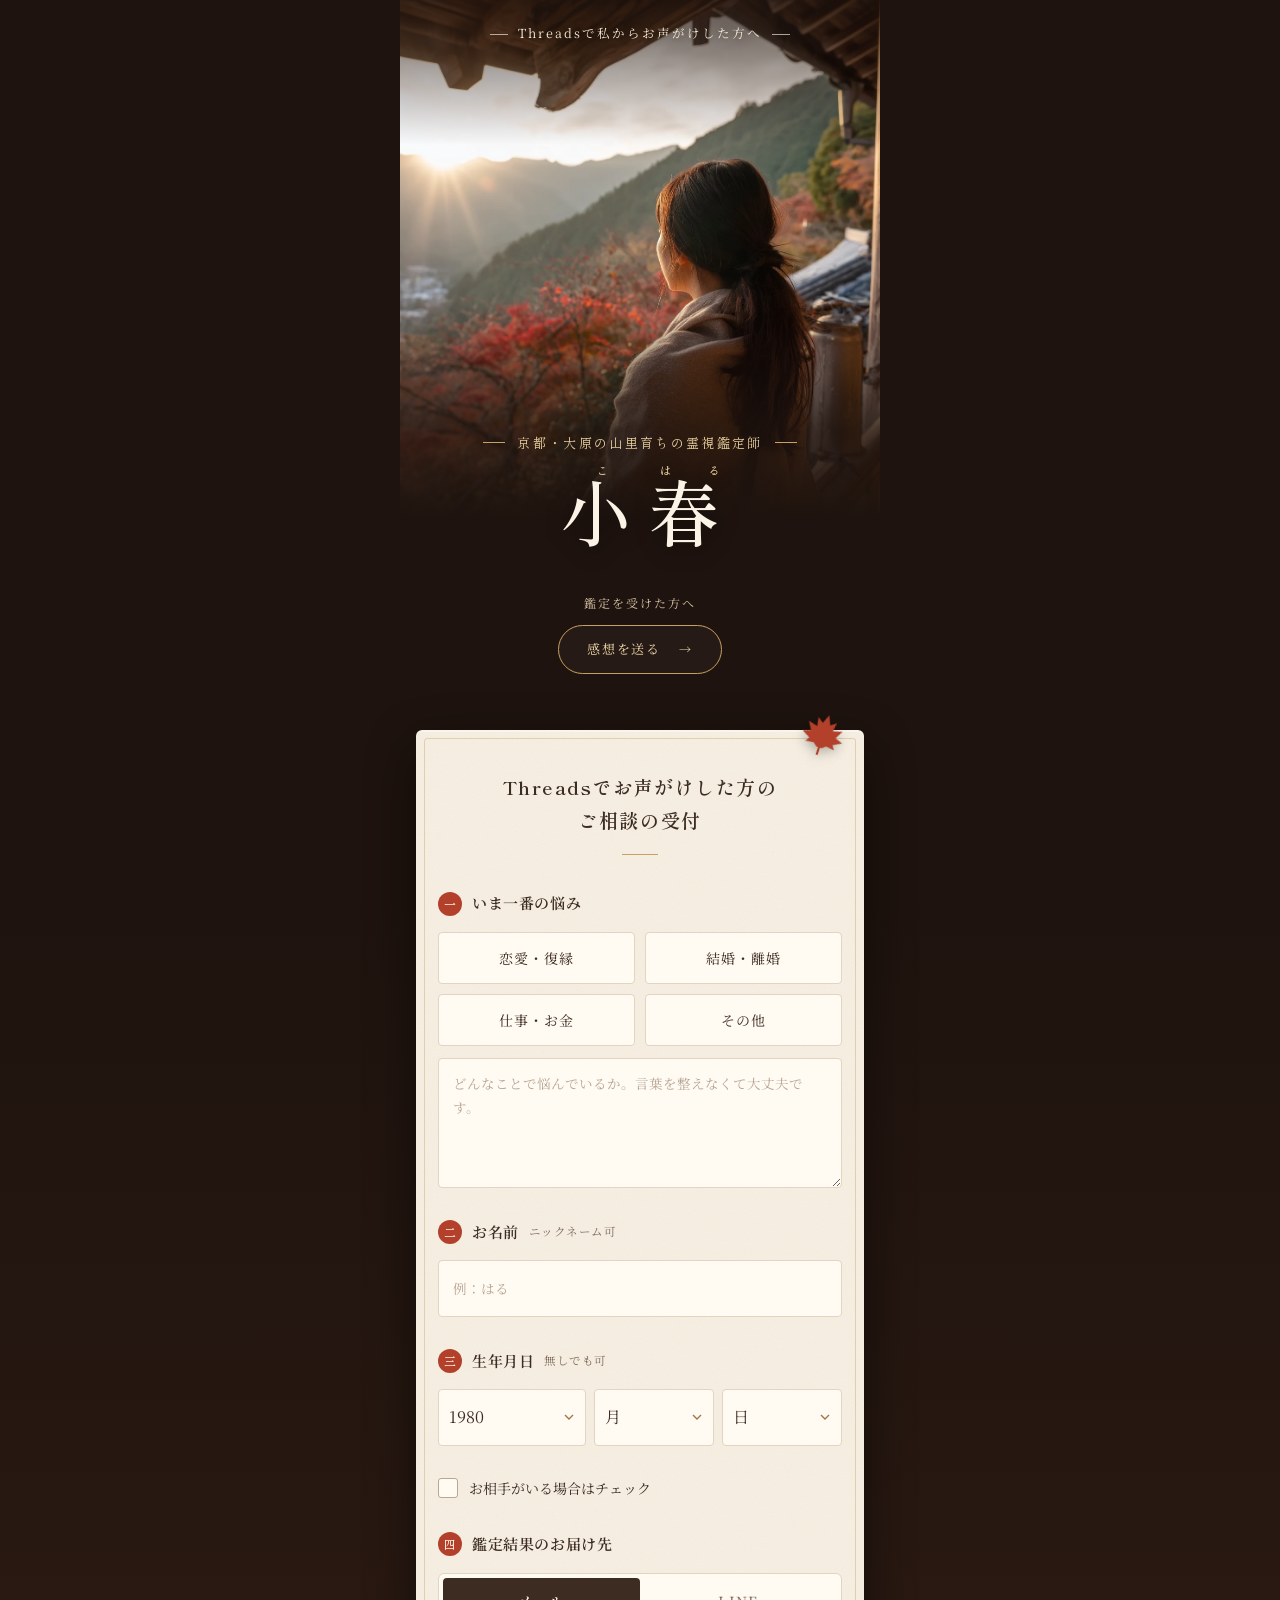
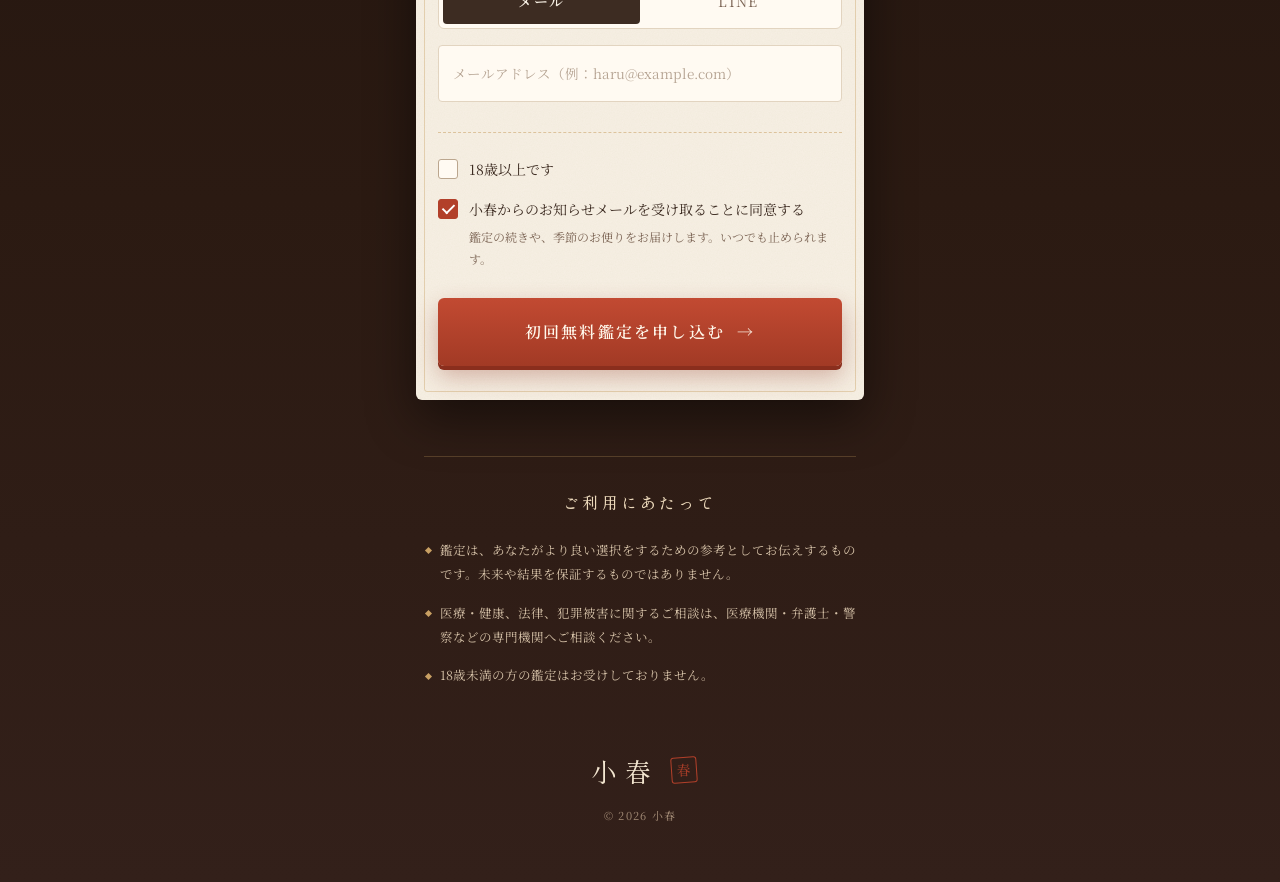
<file: index.html>
<!doctype html>
<html lang="ja">
<head>
<meta charset="UTF-8">
<meta name="viewport" content="width=device-width, initial-scale=1, viewport-fit=cover">
<title>小春｜京都・大原の山里育ちの霊視鑑定師</title>
<meta name="description" content="京都・大原の山里で育った霊視鑑定師・小春の公式サイト。あなたの想いを、静かに視てお伝えします。初回は無料で鑑定いたします。">
<meta property="og:title" content="小春｜京都・大原の山里育ちの霊視鑑定師">
<meta name="twitter:title" content="小春｜京都・大原の山里育ちの霊視鑑定師">
<meta property="og:description" content="心にたまった想いを、ひとつずつ、そっと視てまいります。初回は無料で鑑定いたします。">
<meta name="twitter:description" content="心にたまった想いを、ひとつずつ、そっと視てまいります。初回は無料で鑑定いたします。">
<meta property="og:site_name" content="小春">
<meta property="og:image" content="https://koharu-site-eight.vercel.app/assets/img/ogp.jpg">
<meta property="og:image:width" content="1200">
<meta property="og:image:height" content="630">
<meta property="og:image:type" content="image/jpeg">
<meta property="og:image:alt" content="紅葉の山寺から里を見つめる小春と「京都・大原の山里育ちの霊視鑑定師 小春」の文字">
<meta property="og:locale" content="ja_JP">
<meta property="og:type" content="website">
<meta name="twitter:card" content="summary_large_image">
<meta name="twitter:image" content="https://koharu-site-eight.vercel.app/assets/img/ogp.jpg">
<meta name="theme-color" content="#1e130e">
<link rel="preconnect" href="https://fonts.googleapis.com">
<link rel="preconnect" href="https://fonts.gstatic.com" crossorigin>
<link href="https://fonts.googleapis.com/css2?family=Noto+Serif+JP:wght@400;500;600&family=Shippori+Mincho:wght@400;500;600&display=swap" rel="stylesheet">
<link rel="stylesheet" href="assets/css/style.css">
<script src="assets/js/config.js" defer></script>
<script src="assets/js/reviews.js" defer></script>
<script src="assets/js/main.js" defer></script>
</head>
<body>

<div class="leaves" aria-hidden="true"><i></i><i></i><i></i><i></i><i></i><i></i><i></i></div>

<main>
  <header class="hero">
    <div class="portrait">
      <img src="assets/img/koharu.webp" alt="紅葉の山寺から里を見つめる小春" width="1200" height="1200">
      <p class="invitation">Threadsで私からお声がけした方へ</p>
    </div>

    <div class="identity">
      <p class="title"><span>京都・大原の山里育ちの霊視鑑定師</span></p>
      <h1><ruby>小<rt>こ</rt></ruby><ruby>春<rt>はる</rt></ruby></h1>
      <div class="review">
        <p>鑑定を受けた方へ</p>
        <a href="review.html" class="review-button">感想を送る<span aria-hidden="true">→</span></a>
      </div>
    </div>
  </header>

  <!-- ご相談者さまの声（assets/js/reviews.js の配列で管理。空ならセクションごと非表示） -->
  <section class="voices" id="voices" aria-labelledby="voices-title" hidden>
    <h2 class="sec-title" id="voices-title"><span class="sec-title__sub">いただいたお便り</span>ご相談者さまの声</h2>
    <p class="sec-lead">横にスワイプしてご覧ください</p>
    <div class="voices__track" id="voices-track" role="region" aria-roledescription="カルーセル" aria-label="ご相談者さまの声" tabindex="0"></div>
    <div class="voices__nav">
      <p class="voices__count" aria-hidden="true"><span id="voices-current">1</span> / <span id="voices-total">0</span></p>
      <div class="voices__dots" id="voices-dots"></div>
    </div>
    <p class="voices__note">※掲載の許可をいただいた方の声の一部です。<br>※個人の感想です。鑑定結果を保証するものではありません</p>
  </section>
  <section class="form-card" aria-labelledby="form-title">
    <svg class="corner" viewBox="0 0 64 64" aria-hidden="true"><use href="#maple"/></svg>
    <h2 id="form-title" tabindex="-1">Threadsでお声がけした方の<br>ご相談の受付</h2>

    <form id="form" novalidate>
      <fieldset>
        <legend><span class="num">一</span>いま一番の悩み</legend>
        <div class="concerns">
          <label><input type="radio" name="kind" value="恋愛・復縁"><span>恋愛・復縁</span></label>
          <label><input type="radio" name="kind" value="結婚・離婚"><span>結婚・離婚</span></label>
          <label><input type="radio" name="kind" value="仕事・お金"><span>仕事・お金</span></label>
          <label><input type="radio" name="kind" value="その他"><span>その他</span></label>
        </div>
        <textarea id="concern" name="concern" maxlength="800" aria-label="悩みの内容" placeholder="どんなことで悩んでいるか。言葉を整えなくて大丈夫です。" required></textarea>
      </fieldset>

      <div class="field">
        <label for="name" class="legend"><span class="num">二</span>お名前<small>ニックネーム可</small></label>
        <input id="name" name="name" type="text" autocomplete="nickname" maxlength="40" placeholder="例：はる" required>
      </div>

      <fieldset>
        <legend><span class="num">三</span>生年月日<small>無しでも可</small></legend>
        <div class="date-selects">
          <select id="year" aria-label="生年月日の年"><option value="">年</option></select>
          <select id="month" aria-label="生年月日の月"><option value="">月</option></select>
          <select id="day" aria-label="生年月日の日"><option value="">日</option></select>
        </div>
      </fieldset>

      <fieldset>
        <label class="check"><input type="checkbox" id="has-partner" aria-controls="partner" aria-expanded="false"><span>お相手がいる場合はチェック</span></label>
        <div class="partner" id="partner" hidden>
          <input id="pname" name="pname" type="text" maxlength="40" aria-label="お相手のお名前" placeholder="お名前（例：たかし）">
          <div class="date-selects partner-dates">
            <select id="pyear" aria-label="お相手の生年月日の年"><option value="">年</option></select>
            <select id="pmonth" aria-label="お相手の生年月日の月"><option value="">月</option></select>
            <select id="pday" aria-label="お相手の生年月日の日"><option value="">日</option></select>
          </div>
          <p class="note">分かる範囲で大丈夫です。分からないところは空けておいてください。</p>
        </div>
      </fieldset>

      <fieldset>
        <legend><span class="num">四</span>鑑定結果のお届け先</legend>
        <div class="delivery">
          <label><input type="radio" name="to" value="mail" checked><span>メール</span></label>
          <label><input type="radio" name="to" value="line"><span>LINE</span></label>
        </div>
        <div id="mail-fields">
          <input type="email" id="email" name="email" inputmode="email" autocomplete="email" maxlength="254" aria-label="メールアドレス" placeholder="メールアドレス（例：haru@example.com）">
        </div>
      </fieldset>

      <div class="agreements">
        <label class="check"><input type="checkbox" id="adult" required><span>18歳以上です</span></label>
        <div id="optin-field">
          <label class="check"><input type="checkbox" id="optin" checked><span>小春からのお知らせメールを受け取ることに同意する</span></label>
          <p class="note consent-note">鑑定の続きや、季節のお便りをお届けします。いつでも止められます。</p>
        </div>
      </div>

      <!-- いたずら送信よけ（人には見えない） -->
      <input class="trap" id="website" name="website" type="text" tabindex="-1" autocomplete="off" aria-hidden="true">

      <p class="error form-error" id="error" role="alert"></p>
      <button class="submit" id="send" type="submit">初回無料鑑定を申し込む</button>
      <p class="line-after" id="line-note" hidden>LINEが開いたら、上の「追加」を押してから「送信」を押してください。</p>
    </form>

    <div id="done" class="done" tabindex="-1" hidden>
      <svg viewBox="0 0 64 64" aria-hidden="true"><use href="#maple"/></svg>
      <p class="done-title">ご相談をお預かりしました</p>
      <p>鑑定結果は、24時間以内に<br>メールでお届けいたします。</p>
      <p class="done-note">※たくさんの方からご相談をいただいている時は、お届けが少し遅れることがございます。</p>
    </div>
  </section>

  <section class="terms" aria-labelledby="terms-title">
    <h2 id="terms-title">ご利用にあたって</h2>
    <ul>
      <li>鑑定は、あなたがより良い選択をするための参考としてお伝えするものです。未来や結果を保証するものではありません。</li>
      <li>医療・健康、法律、犯罪被害に関するご相談は、医療機関・弁護士・警察などの専門機関へご相談ください。</li>
      <li>18歳未満の方の鑑定はお受けしておりません。</li>
    </ul>
  </section>

  <footer>
    <p class="footer-name">小春<span class="seal" aria-hidden="true">春</span></p>
    <small>© 2026 小春</small>
  </footer>
</main>

<a class="back-to-form" href="#form-title" aria-label="ご相談の受付へ戻る" hidden><span aria-hidden="true">↑</span>ご相談</a>

<svg width="0" height="0" style="position:absolute" aria-hidden="true">
  <symbol id="maple" viewBox="0 0 64 64">
    <path fill="currentColor" d="M32 3l5.5 13.5 8-6-2 12.5 13-3.5-6.5 11.5 11 4-12 6.5 4 6-12-1.5L36 50h-2.5v11h-3V50H28l-5-4.5-12 1.5 4-6L3 34.5l11-4L7.5 19l13 3.5-2-12.5 8 6z"/>
  </symbol>
</svg>
</body>
</html>
</file>
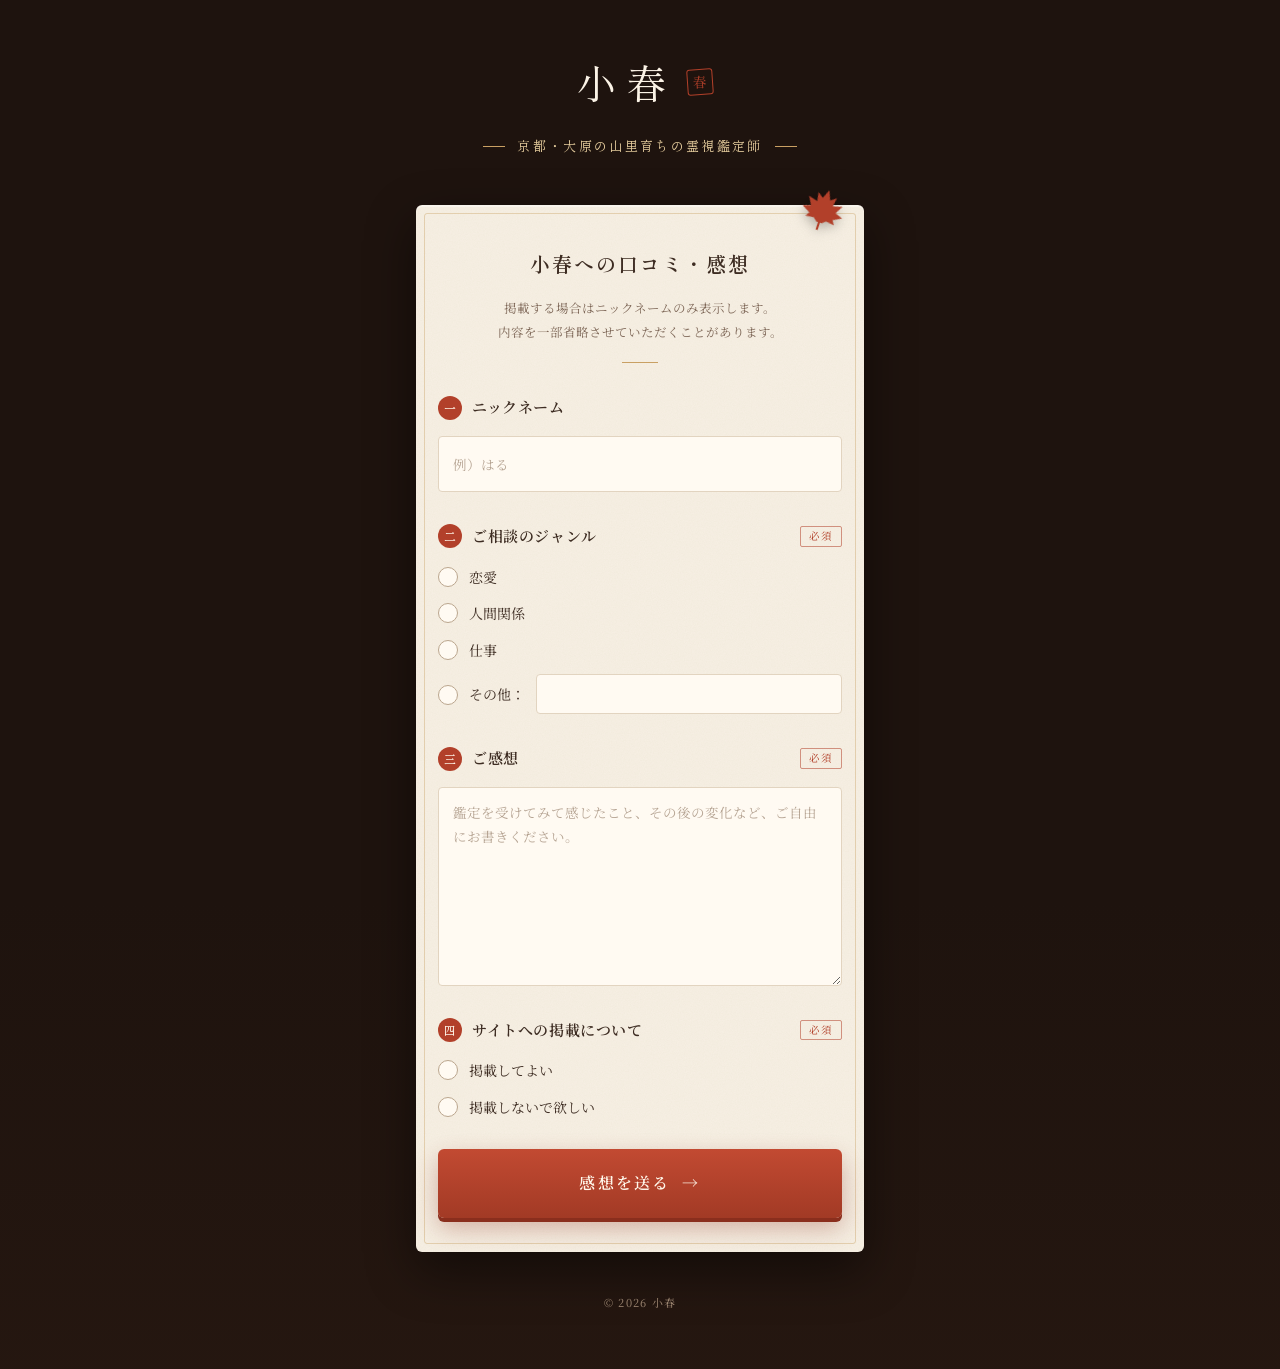
<file: review.html>
<!doctype html>
<html lang="ja">
<head>
<meta charset="UTF-8">
<meta name="robots" content="noindex">
<meta name="viewport" content="width=device-width, initial-scale=1, viewport-fit=cover">
<title>小春への口コミ・感想｜小春</title>
<meta name="description" content="京都・大原の山里で育った霊視鑑定師・小春の公式サイト。あなたの想いを、静かに視てお伝えします。初回は無料で鑑定いたします。">
<meta property="og:title" content="小春｜京都・大原の山里育ちの霊視鑑定師">
<meta name="twitter:title" content="小春｜京都・大原の山里育ちの霊視鑑定師">
<meta property="og:description" content="心にたまった想いを、ひとつずつ、そっと視てまいります。初回は無料で鑑定いたします。">
<meta name="twitter:description" content="心にたまった想いを、ひとつずつ、そっと視てまいります。初回は無料で鑑定いたします。">
<meta property="og:site_name" content="小春">
<meta property="og:image" content="/assets/img/ogp.jpg">
<meta property="og:image:width" content="1200">
<meta property="og:image:height" content="630">
<meta property="og:image:type" content="image/jpeg">
<meta property="og:image:alt" content="紅葉の山寺から里を見つめる小春と「京都・大原の山里育ちの霊視鑑定師 小春」の文字">
<meta property="og:locale" content="ja_JP">
<meta property="og:type" content="website">
<meta name="twitter:card" content="summary_large_image">
<meta name="twitter:image" content="/assets/img/ogp.jpg">
<meta name="theme-color" content="#1e130e">
<link rel="preconnect" href="https://fonts.googleapis.com">
<link rel="preconnect" href="https://fonts.gstatic.com" crossorigin>
<link href="https://fonts.googleapis.com/css2?family=Noto+Serif+JP:wght@400;500;600&family=Shippori+Mincho:wght@400;500;600&display=swap" rel="stylesheet">
<link rel="stylesheet" href="assets/css/style.css">
<script src="assets/js/config.js" defer></script>
<script src="assets/js/review.js" defer></script>
</head>
<body class="review-page">
<main>
  <header class="sub-hero">
    <a href="./" class="sub-name">小春<span class="seal" aria-hidden="true">春</span></a>
    <p class="title"><span>京都・大原の山里育ちの霊視鑑定師</span></p>
  </header>

  <section class="form-card" aria-labelledby="review-title">
    <svg class="corner" viewBox="0 0 64 64" aria-hidden="true"><use href="#maple"/></svg>
    <h2 id="review-title" tabindex="-1">小春への口コミ・感想</h2>
    <p class="lead">掲載する場合はニックネームのみ表示します。<br>内容を一部省略させていただくことがあります。</p>

    <form id="review-form" novalidate>
      <div class="field">
        <label for="nickname" class="legend"><span class="num">一</span>ニックネーム</label>
        <input id="nickname" name="nickname" type="text" autocomplete="nickname" placeholder="例）はる">
      </div>

      <fieldset>
        <legend><span class="num">二</span>ご相談のジャンル<span class="required">必須</span></legend>
        <div class="choices">
          <label class="check radio"><input type="radio" name="genre" value="恋愛"><span>恋愛</span></label>
          <label class="check radio"><input type="radio" name="genre" value="人間関係"><span>人間関係</span></label>
          <label class="check radio"><input type="radio" name="genre" value="仕事"><span>仕事</span></label>
          <label class="check radio other"><input type="radio" name="genre" value="その他"><span>その他：</span><input type="text" id="genre-other" name="genreOther" aria-label="その他のジャンル"></label>
        </div>
        <p class="error" id="genre-error" aria-live="polite"></p>
      </fieldset>

      <div class="field">
        <label for="comment" class="legend"><span class="num">三</span>ご感想<span class="required">必須</span></label>
        <textarea id="comment" name="comment" rows="6" required placeholder="鑑定を受けてみて感じたこと、その後の変化など、ご自由にお書きください。"></textarea>
        <p class="error" id="comment-error" aria-live="polite"></p>
      </div>

      <fieldset>
        <legend><span class="num">四</span>サイトへの掲載について<span class="required">必須</span></legend>
        <div class="choices">
          <label class="check radio"><input type="radio" name="publish" value="掲載してよい"><span>掲載してよい</span></label>
          <label class="check radio"><input type="radio" name="publish" value="掲載しないで欲しい"><span>掲載しないで欲しい</span></label>
        </div>
        <p class="error" id="publish-error" aria-live="polite"></p>
      </fieldset>

      <button class="submit" type="submit">感想を送る</button>
      <p class="error" id="submit-error" role="alert"></p>
    </form>

    <div id="completion" role="status" tabindex="-1" hidden>
      <svg viewBox="0 0 64 64" aria-hidden="true"><use href="#maple"/></svg>
      <p>ご感想をお寄せいただき、<br>ありがとうございます。<br>ひとつひとつ、大切に読ませていただきます。</p>
      <a href="./" class="back-link">トップへ戻る</a>
    </div>
  </section>

  <footer>
    <small>© 2026 小春</small>
  </footer>
</main>

<svg width="0" height="0" style="position:absolute" aria-hidden="true">
  <symbol id="maple" viewBox="0 0 64 64">
    <path fill="currentColor" d="M32 3l5.5 13.5 8-6-2 12.5 13-3.5-6.5 11.5 11 4-12 6.5 4 6-12-1.5L36 50h-2.5v11h-3V50H28l-5-4.5-12 1.5 4-6L3 34.5l11-4L7.5 19l13 3.5-2-12.5 8 6z"/>
  </symbol>
</svg>
</body>
</html>
</file>
<file: assets/css/style.css>
/* ===== 小春 LP ===== */
:root{
  --bg:#1e130e;
  --bg-2:#2b1a12;
  --paper:#f7f0e4;
  --paper-2:#fffaf2;
  --ink:#3d2c22;
  --ink-soft:#7d6656;
  --line:#e2d4c0;
  --shu:#b2402a;      /* 朱 */
  --shu-deep:#8a2e1d;
  --gold:#c9a063;     /* 金茶 */
  --gold-soft:#c9a06355;
  --cream:#efe2cc;
}
*{box-sizing:border-box}
html{scroll-behavior:smooth;-webkit-text-size-adjust:100%}
body{
  margin:0;
  color:var(--cream);
  font-family:'Noto Serif JP',serif;
  font-size:15px;
  line-height:1.9;
  background:linear-gradient(180deg,var(--bg) 0,var(--bg) 900px,var(--bg-2) 1800px,#33201a 100%);
  background-color:var(--bg);
  min-height:100vh;
  -webkit-font-smoothing:antialiased;
}
main{max-width:480px;margin:0 auto;position:relative;z-index:1}
h1,h2,.title,.footer-name,.num,.form-eyebrow{font-family:'Shippori Mincho',serif}

/* ---------- Hero ---------- */
.hero{text-align:center}
.portrait{position:relative;margin:0}
.portrait img{display:block;width:100%;height:auto;aspect-ratio:1/1.08;object-fit:cover;object-position:62% 40%}
.portrait::before{ /* 上部の暗がり */
  content:'';position:absolute;inset:0 0 auto;height:28%;
  background:linear-gradient(180deg,#1e130eb3,transparent);
}
.portrait::after{ /* 下端を背景へフェード */
  content:'';position:absolute;inset:auto 0 0;height:42%;
  background:linear-gradient(180deg,transparent,#1e130ecc 60%,var(--bg));
}
.invitation{
  position:absolute;top:22px;left:0;right:0;z-index:1;margin:0;
  font-size:12.5px;letter-spacing:.16em;color:#f6ead6;
  text-shadow:0 1px 8px #0008;
}
.invitation::before,.invitation::after{
  content:'';display:inline-block;width:18px;height:1px;background:#f6ead6aa;vertical-align:middle;margin:0 10px;
}

.identity{position:relative;z-index:1;margin-top:-92px;padding:0 20px 56px}
.title{margin:0 0 6px;font-size:13px;letter-spacing:.18em;color:#e8cf9f}
.title span{display:inline-flex;align-items:center;gap:12px}
.title span::before,.title span::after{content:'';width:22px;height:1px;background:var(--gold)}

h1{
  margin:0 0 34px;
  font-size:72px;font-weight:500;line-height:1.35;
  letter-spacing:.22em;padding-left:.22em;
  color:#fbf3e6;
  text-shadow:0 2px 24px #0006;
}
rt{font-size:12px;letter-spacing:.3em;color:#e8cf9f;font-weight:400}

.review p{margin:0 0 10px;font-size:12px;letter-spacing:.16em;color:#d8c3a6}
.review-button{
  display:inline-flex;align-items:center;gap:18px;
  padding:11px 28px;border:1px solid var(--gold);border-radius:999px;
  color:#f0d8a8;text-decoration:none;font-size:13px;letter-spacing:.14em;
  background:#ffffff08;transition:background .2s;
}
.review-button:hover{background:#c9a0631f}
.review-button span{font-size:12px}

/* ---------- Form card（和紙） ---------- */
.form-card{
  position:relative;margin:0 16px;padding:40px 22px 34px;
  color:var(--ink);border-radius:6px;
  background-color:var(--paper);
  background-image:url("data:image/svg+xml,%3Csvg xmlns='http://www.w3.org/2000/svg' width='220' height='220'%3E%3Cfilter id='n'%3E%3CfeTurbulence type='fractalNoise' baseFrequency='.85' numOctaves='3' stitchTiles='stitch'/%3E%3CfeColorMatrix values='0 0 0 0 .45 0 0 0 0 .32 0 0 0 0 .2 0 0 0 .07 0'/%3E%3C/filter%3E%3Crect width='100%25' height='100%25' filter='url(%23n)'/%3E%3C/svg%3E");
  box-shadow:0 18px 50px #0007, 0 2px 0 #fff6 inset;
}
.form-card::before{ /* 内側の金茶罫線 */
  content:'';position:absolute;inset:8px;border:1px solid #c9a06366;border-radius:3px;pointer-events:none;
}
.corner{position:absolute;top:-18px;right:18px;width:46px;height:46px;color:var(--shu);transform:rotate(18deg);filter:drop-shadow(0 4px 6px #0004)}
.form-eyebrow{margin:0 0 4px;text-align:center;font-size:11px;letter-spacing:.5em;padding-left:.5em;color:var(--gold)}
#form-title{
  margin:0 0 34px;text-align:center;
  font-size:19px;font-weight:600;line-height:1.75;letter-spacing:.08em;color:var(--ink);
  scroll-margin-top:24px;
}
#form-title::after{content:'';display:block;width:36px;height:1px;background:var(--gold);margin:18px auto 0}

fieldset{border:0;padding:0;margin:0 0 30px;min-width:0}
legend,.legend{
  display:flex;align-items:center;flex-wrap:wrap;gap:4px 0;width:100%;
  margin:0 0 14px;padding:0;
  font-size:15px;font-weight:600;color:var(--ink);letter-spacing:.04em;
}
.num{
  display:inline-grid;place-items:center;flex-shrink:0;
  width:24px;height:24px;margin-right:10px;border-radius:50%;
  background:var(--shu);color:#fff6ea;font-size:12px;font-weight:500;line-height:1;
}
small{font-size:11.5px;font-weight:400;color:var(--ink-soft);margin-left:10px;letter-spacing:.04em}
.required{
  margin-left:auto;padding:1px 8px;border:1px solid #b2402a88;border-radius:2px;
  font-size:10.5px;font-weight:400;letter-spacing:.1em;color:var(--shu);line-height:1.6;
}
.check .required{margin-left:10px}

.field{margin-bottom:30px}

/* 悩み：札のような選択肢 */
.concerns{display:grid;grid-template-columns:1fr 1fr;gap:10px}
.concerns label{
  position:relative;display:flex;align-items:center;justify-content:center;
  min-height:52px;padding:10px 8px;cursor:pointer;
  border:1px solid var(--line);border-radius:4px;background:var(--paper-2);
  font-size:14px;letter-spacing:.06em;transition:border-color .15s,background .15s,color .15s;
}
.concerns input{position:absolute;opacity:0;pointer-events:none}
.concerns label:has(input:checked){border-color:var(--shu);background:#b2402a12;color:var(--shu-deep);font-weight:600}
.concerns label:has(input:checked)::after{
  content:'';position:absolute;top:6px;right:6px;width:7px;height:7px;border-radius:50%;background:var(--shu);
}
.concerns label:has(input:focus-visible){outline:2px solid var(--gold);outline-offset:2px}

/* 入力欄 */
input,select,button{font:inherit}
input[type=text],input[type=email],select{
  width:100%;min-height:50px;padding:12px 14px;
  border:1px solid var(--line);border-radius:4px;background:var(--paper-2);
  color:var(--ink);font-size:16px;transition:border-color .15s,box-shadow .15s;
  -webkit-appearance:none;appearance:none;
}
input::placeholder{color:#b6a493}
input[type=text]:focus,input[type=email]:focus,select:focus{outline:none;border-color:var(--gold);box-shadow:0 0 0 3px #c9a06333}
input[aria-invalid=true]{border-color:var(--shu)}
select{
  padding-right:28px;cursor:pointer;
  background-image:url("data:image/svg+xml,%3Csvg xmlns='http://www.w3.org/2000/svg' width='10' height='6'%3E%3Cpath d='M1 1l4 4 4-4' fill='none' stroke='%23a0784a' stroke-width='1.4'/%3E%3C/svg%3E");
  background-repeat:no-repeat;background-position:right 11px center;
}
.date-selects{display:flex;gap:8px}
.date-selects select{flex:1;min-width:0;padding-left:10px}
.date-selects select:first-child{flex:1.35}

/* チェックボックス */
.check{display:flex;align-items:flex-start;gap:11px;font-size:14px;line-height:1.75;cursor:pointer}
.check input{
  -webkit-appearance:none;appearance:none;flex-shrink:0;
  width:20px;height:20px;margin:2px 0 0;border:1px solid #bba68e;border-radius:3px;background:var(--paper-2);
  display:grid;place-items:center;cursor:pointer;transition:background .15s,border-color .15s;
}
.check input::after{content:'';width:5px;height:10px;border:solid #fff;border-width:0 2px 2px 0;transform:rotate(45deg) translate(-1px,-1px);opacity:0}
.check input:checked{background:var(--shu);border-color:var(--shu)}
.check input:checked::after{opacity:1}
.check input:focus-visible{outline:2px solid var(--gold);outline-offset:2px}
.check input[aria-invalid=true]{border-color:var(--shu)}

.partner-check{margin-top:18px}
.partner{margin-top:14px;padding:14px 14px 16px;border-left:2px solid var(--gold-soft);background:#c9a0630f;border-radius:0 4px 4px 0}
.partner-label{margin:0 0 8px;font-size:13px;color:var(--ink-soft)}
.note{margin:12px 0 0;font-size:12px;line-height:1.85;color:var(--ink-soft)}

/* お届け先：切り替えタブ */
.delivery{display:grid;grid-template-columns:1fr 1fr;margin-bottom:16px;padding:4px;border:1px solid var(--line);border-radius:6px;background:var(--paper-2)}
.delivery label{position:relative;display:block;text-align:center;cursor:pointer}
.delivery input{position:absolute;opacity:0;pointer-events:none}
.delivery span{display:block;padding:10px 0;border-radius:4px;font-size:14px;letter-spacing:.1em;color:var(--ink-soft);transition:background .15s,color .15s}
.delivery input:checked+span{background:var(--ink);color:var(--paper);font-weight:600}
.delivery input:focus-visible+span{outline:2px solid var(--gold);outline-offset:1px}
.input-label{display:block;margin-bottom:6px;font-size:12.5px;color:var(--ink-soft);letter-spacing:.06em}

/* 同意欄 */
.agreements{margin:6px 0 28px;padding-top:24px;border-top:1px dashed #c9a06388}
.agreements .error+.check,.agreements>.check+.check{margin-top:16px}
.agreements>.check:nth-of-type(2){margin-top:16px}
.consent-note{padding-left:31px;margin-top:4px}

/* 送信ボタン */
.submit{
  position:relative;display:block;width:100%;
  padding:19px 12px;border:0;border-radius:6px;cursor:pointer;
  background:linear-gradient(180deg,#c24a32,#a23a25);
  color:#fff7ea;font-size:16px;font-weight:600;letter-spacing:.14em;
  box-shadow:0 4px 0 var(--shu-deep),0 10px 24px #8a2e1d55;
  transition:transform .12s,box-shadow .12s;
}
.submit::after{content:'→';margin-left:12px;font-weight:400}
.submit:active{transform:translateY(4px);box-shadow:0 0 0 var(--shu-deep),0 4px 10px #8a2e1d44}
.submit:disabled{opacity:.7;cursor:wait}
.submit:focus-visible{outline:2px solid var(--gold);outline-offset:3px}

.error{margin:7px 0 0;font-size:12px;line-height:1.7;color:#a5321f}
.error:empty{display:none}

#completion{text-align:center;padding:16px 0 10px}
#completion svg{width:40px;height:40px;color:var(--shu);margin-bottom:6px}
#completion p{margin:0;font-size:15px;line-height:2.2}
#completion:focus{outline:none}

/* ---------- 注意事項 ---------- */
.terms{margin:56px 24px 0;padding-top:30px;border-top:1px solid #c9a06344;color:#d6c2a8}
.terms h2{margin:0 0 20px;text-align:center;font-size:16px;font-weight:500;letter-spacing:.2em;color:#ecd9bb}
.terms ul{list-style:none;margin:0;padding:0}
.terms li{position:relative;margin-bottom:14px;padding-left:16px;font-size:12.5px;line-height:1.95}
.terms li::before{content:'';position:absolute;left:2px;top:.85em;width:5px;height:5px;background:var(--gold);transform:rotate(45deg)}

/* ---------- フッター ---------- */
footer{text-align:center;padding:44px 0 56px}
.footer-name{display:inline-flex;align-items:center;gap:12px;margin:0 0 10px;font-size:26px;letter-spacing:.3em;padding-left:.3em;color:#f3e6d0}
.seal{
  display:inline-grid;place-items:center;width:26px;height:26px;
  border:1.5px solid var(--shu);border-radius:3px;color:var(--shu);
  font-size:14px;letter-spacing:0;line-height:1;transform:rotate(-4deg);
}
footer small{display:block;margin:0;font-size:11px;letter-spacing:.12em;color:#a8907a}

/* ---------- 戻るボタン ---------- */
.back-to-form{
  position:fixed;z-index:4;bottom:max(18px,env(safe-area-inset-bottom));
  right:max(14px,calc((100vw - 480px)/2 - 70px));
  display:grid;place-items:center;align-content:center;gap:0;
  width:56px;height:56px;border-radius:50%;
  background:#f7f0e4f2;border:1px solid var(--gold);color:var(--shu-deep);
  font-size:10px;letter-spacing:.06em;text-decoration:none;line-height:1.2;
  box-shadow:0 6px 18px #0005;
}
.back-to-form span{font-size:16px;line-height:1}

[hidden]{display:none!important}

/* ---------- 舞い落ちる紅葉 ---------- */
.leaves{position:fixed;inset:0;z-index:2;pointer-events:none;overflow:hidden}
.leaves i{
  position:absolute;top:-40px;width:20px;height:20px;opacity:.55;
  background:url("data:image/svg+xml,%3Csvg xmlns='http://www.w3.org/2000/svg' viewBox='0 0 64 64'%3E%3Cpath fill='%23c2482c' d='M32 3l5.5 13.5 8-6-2 12.5 13-3.5-6.5 11.5 11 4-12 6.5 4 6-12-1.5L36 50h-2.5v11h-3V50H28l-5-4.5-12 1.5 4-6L3 34.5l11-4L7.5 19l13 3.5-2-12.5 8 6z'/%3E%3C/svg%3E") center/contain no-repeat;
  animation:fall 26s linear infinite;
}
.leaves i:nth-child(1){left:6%;animation-delay:-4s}
.leaves i:nth-child(2){left:24%;width:14px;height:14px;opacity:.4;animation-duration:31s;animation-delay:-18s;filter:hue-rotate(18deg)}
.leaves i:nth-child(3){left:44%;width:24px;height:24px;animation-duration:28s;animation-delay:-11s}
.leaves i:nth-child(4){left:63%;width:15px;height:15px;opacity:.45;animation-duration:34s;animation-delay:-26s;filter:hue-rotate(25deg) saturate(.8)}
.leaves i:nth-child(5){left:80%;animation-duration:29s;animation-delay:-7s}
.leaves i:nth-child(6){left:92%;width:13px;height:13px;opacity:.35;animation-duration:37s;animation-delay:-21s;filter:hue-rotate(22deg)}
.leaves i:nth-child(7){left:34%;width:17px;height:17px;opacity:.4;animation-duration:40s;animation-delay:-33s}
@keyframes fall{
  0%  {transform:translate(0,-40px) rotate(0)}
  25% {transform:translate(28px,26vh) rotate(90deg)}
  50% {transform:translate(-14px,52vh) rotate(170deg)}
  75% {transform:translate(22px,78vh) rotate(260deg)}
  100%{transform:translate(-6px,108vh) rotate(340deg)}
}

@media (prefers-reduced-motion:reduce){
  html{scroll-behavior:auto}
  .leaves{display:none}
  .submit,.concerns label,.delivery span{transition:none}
}
@media (max-width:360px){
  h1{font-size:60px}
  .form-card{margin:0 10px;padding:36px 16px 28px}
  .concerns label{font-size:13px}
  .title{font-size:12px;letter-spacing:.12em}
}

/* ---------- LINE案内 ---------- */
.line-note{padding:14px 16px;border-radius:4px;background:#06c7550f;border:1px solid #06c75540}
.line-note p{margin:0;font-size:13px;line-height:1.85;color:var(--ink)}
.line-note strong{color:#05a648;font-weight:600}
#line-next{margin-top:22px;padding-top:20px;border-top:1px dashed #c9a06388}
.line-next-text{font-size:12.5px!important;line-height:1.9!important;color:var(--ink-soft);margin-bottom:14px!important}
.line-button{display:block;padding:16px 12px;border-radius:6px;background:#06c755;color:#fff;text-decoration:none;font-size:15px;font-weight:600;letter-spacing:.1em;box-shadow:0 4px 0 #04a045}
.line-button:active{transform:translateY(4px);box-shadow:none}

/* ---------- 相談内容・テキストエリア ---------- */
textarea{
  display:block;width:100%;min-height:130px;padding:12px 14px;resize:vertical;
  border:1px solid var(--line);border-radius:4px;background:var(--paper-2);
  color:var(--ink);font:inherit;font-size:16px;line-height:1.8;transition:border-color .15s,box-shadow .15s;
}
textarea::placeholder{color:#b6a493;font-size:13.5px}
textarea:focus{outline:none;border-color:var(--gold);box-shadow:0 0 0 3px #c9a06333}
textarea[aria-invalid=true]{border-color:var(--shu)}
.detail-label{margin-top:18px}

/* ---------- 感想ページ ---------- */
.review-page .sub-hero{text-align:center;padding:44px 20px 40px}
.sub-name{display:inline-flex;align-items:center;gap:12px;font-family:'Shippori Mincho',serif;font-size:40px;letter-spacing:.24em;padding-left:.24em;color:#fbf3e6;text-decoration:none}
.review-page .title{margin-top:10px}
.review-page #review-title{margin:0 0 14px;text-align:center;font-size:20px;font-weight:600;letter-spacing:.1em;color:var(--ink)}
.lead{margin:0 0 30px;text-align:center;font-size:12.5px;line-height:1.9;color:var(--ink-soft)}
.lead::after{content:'';display:block;width:36px;height:1px;background:var(--gold);margin:18px auto 0}
.choices{display:grid;gap:12px}
.check.radio input{border-radius:50%}
.check.radio input::after{width:8px;height:8px;border:0;border-radius:50%;background:#fff;transform:none}
.check.radio.other{align-items:center}
.check.radio.other input[type=text]{flex:1 1 0;display:block;width:0;height:auto;min-width:0;min-height:40px;margin:0;padding:6px 10px;border:1px solid var(--line);border-radius:4px;font-size:15px;cursor:text}
.check.radio.other>span{white-space:nowrap}
.back-link{display:inline-block;margin-top:20px;padding:10px 26px;border:1px solid var(--gold);border-radius:999px;color:var(--shu-deep);text-decoration:none;font-size:13px;letter-spacing:.12em}
.review-page footer{padding-top:40px}

/* ---------- 小雪準拠のフォーム追加分 ---------- */
.concerns+textarea{margin-top:12px}
.partner #pname{margin-bottom:10px}
.partner .note{margin-top:10px}
.partner-dates{margin-top:0}
.agreements #optin-field{margin-top:16px}
.trap{position:absolute!important;left:-9999px!important;width:1px!important;height:1px!important;opacity:0}
.form-error{margin:0 0 12px;text-align:center}
.line-after{margin:14px 0 0;text-align:center;font-size:12.5px;line-height:1.85;color:var(--ink-soft)}
.done{text-align:center;padding:10px 0 6px}
.done:focus{outline:none}
.done svg{width:40px;height:40px;color:var(--shu);margin-bottom:6px}
.done p{margin:0 0 10px;font-size:14.5px;line-height:2}
.done .done-title{font-family:'Shippori Mincho',serif;font-size:19px;font-weight:600;letter-spacing:.08em;color:var(--ink)}
.done .done-note{font-size:12px;color:var(--ink-soft);margin-top:14px}

/* ---------- ご相談者さまの声 ---------- */
.voices{margin:0 0 56px;text-align:center}
.sec-title{margin:0 0 6px;font-size:20px;font-weight:500;letter-spacing:.14em;color:#f6ead6}
.sec-title__sub{display:block;margin-bottom:4px;font-size:11.5px;letter-spacing:.3em;color:#e8cf9f}
.sec-lead{margin:0 0 18px;font-size:11.5px;letter-spacing:.12em;color:#bfa88c}
.voices__track{display:flex;gap:12px;overflow-x:auto;scroll-snap-type:x mandatory;padding:4px 32px 10px;scrollbar-width:none;-webkit-overflow-scrolling:touch}
.voices__track::-webkit-scrollbar{display:none}
.voice{flex:0 0 82%;scroll-snap-align:center;margin:0;padding:24px 20px 20px;text-align:left;border-radius:6px;background:var(--paper);color:var(--ink);box-shadow:0 10px 30px #0006;display:flex;flex-direction:column;justify-content:space-between}
.voice__num{display:block;margin-bottom:8px;font-family:'Shippori Mincho',serif;font-size:12px;letter-spacing:.2em;color:var(--shu)}
.voice__text{margin:0;font-size:14px;line-height:2}
.voice__name{margin-top:14px;text-align:right;font-size:12.5px;color:var(--ink-soft)}
.voices__nav{display:flex;align-items:center;justify-content:center;gap:14px;margin-top:10px}
.voices__count{margin:0;font-size:12px;color:#bfa88c;letter-spacing:.1em}
.voices__dots{display:flex;gap:6px}
.voices__dot{width:7px;height:7px;padding:0;border:0;border-radius:50%;background:#c9a06355;cursor:pointer}
.voices__dot[aria-current=true]{background:var(--gold)}
.voices__note{margin:14px 24px 0;font-size:11px;line-height:1.8;color:#a8907a}
input[type=email]::placeholder,input[type=text]::placeholder{font-size:13.5px}
</file>
